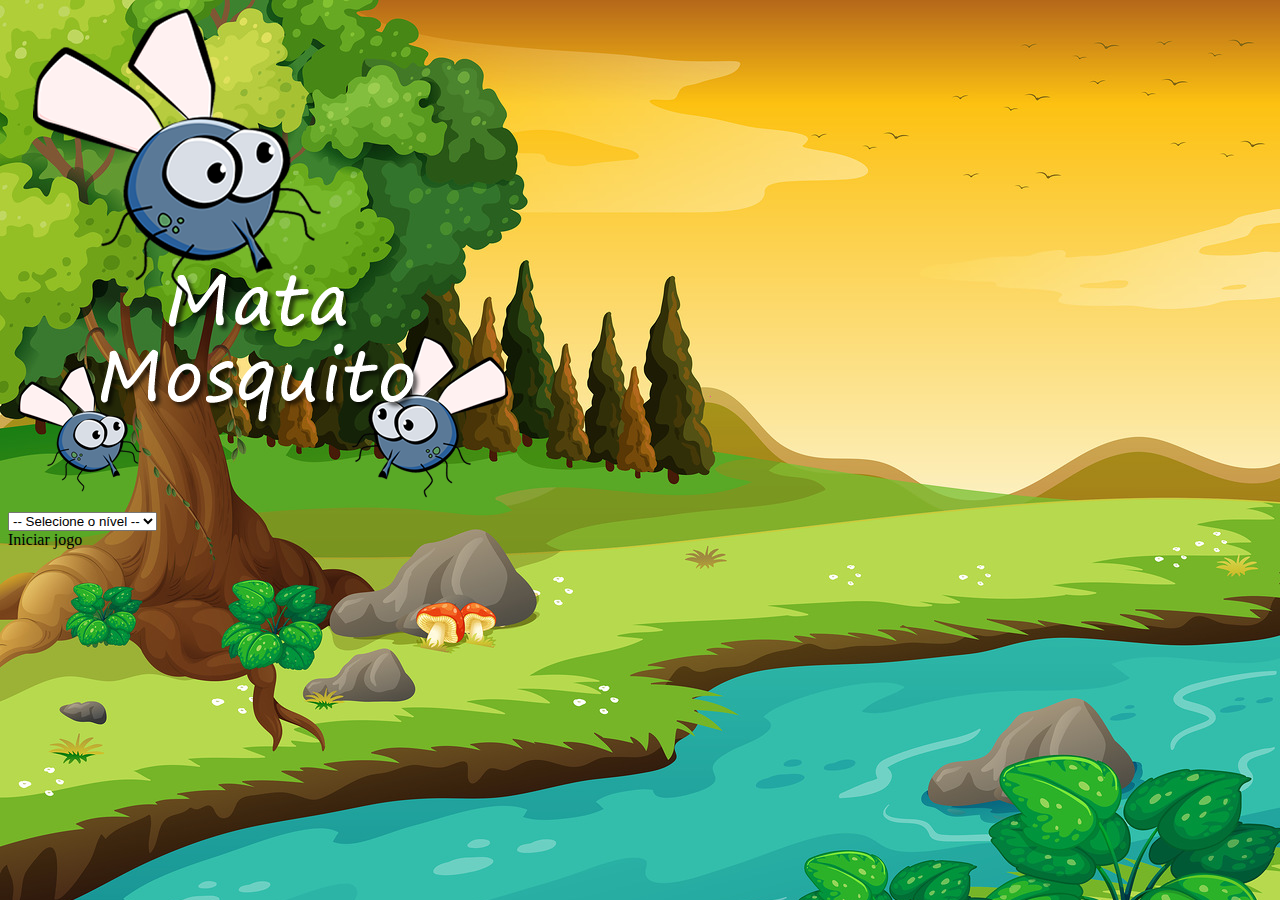
<file: index.html>
<!DOCTYPE html>
<html>
    <head>
        <link href="https://cdn.jsdelivr.net/npm/bootstrap@5.3.1/dist/css/bootstrap.min.css" rel="stylesheet" integrity="sha384-4bw+/aepP/YC94hEpVNVgiZdgIC5+VKNBQNGCHeKRQN+PtmoHDEXuppvnDJzQIu9" crossorigin="anonymous">
        <meta charset="UTF-8" />
        <link rel="stylesheet" href="estilo.css" />

        <script>
            function iniciarJogo() {
                var nivel = document.getElementById('nivel').value

                if(nivel === "") {
                    alert('Selecione um nível para o jogo')
                    return false
                }

                window.location.href = "app.html?" + nivel

            }
        </script>
    </head>
    <body>
        <div class="container">

            <div class="row">
                <div class="col">
                    <div class="d-flex justify-content-center">
                        <img src="imagens/game.png">
                    </div>
                </div>
            </div>

            <div class="row">
                <div class="col">
                    <div class="d-flex justify-content-center">
                        <div>
                          <select class="form-control" id="nivel">
                            <option value="">-- Selecione o nível --</option>
                            <option value="normal">Normal</option>
                            <option value="dificil">Difícil</option>    
                            <option value="chucknorris">Chuck Norris</option>
                          </select>
                        </div>
                    </div>
                </div>
            </div>

            <div class="row">
                <div class="col">
                    <div class="d-flex justify-content-center">
                         <buttom type="button" class="btn btn-danger btn-lg" onclick="iniciarJogo() = 'app.html' ">Iniciar jogo</buttom>
                    </div>
                </div>
            </div>

        </div>        
    </body>
</html>
</file>
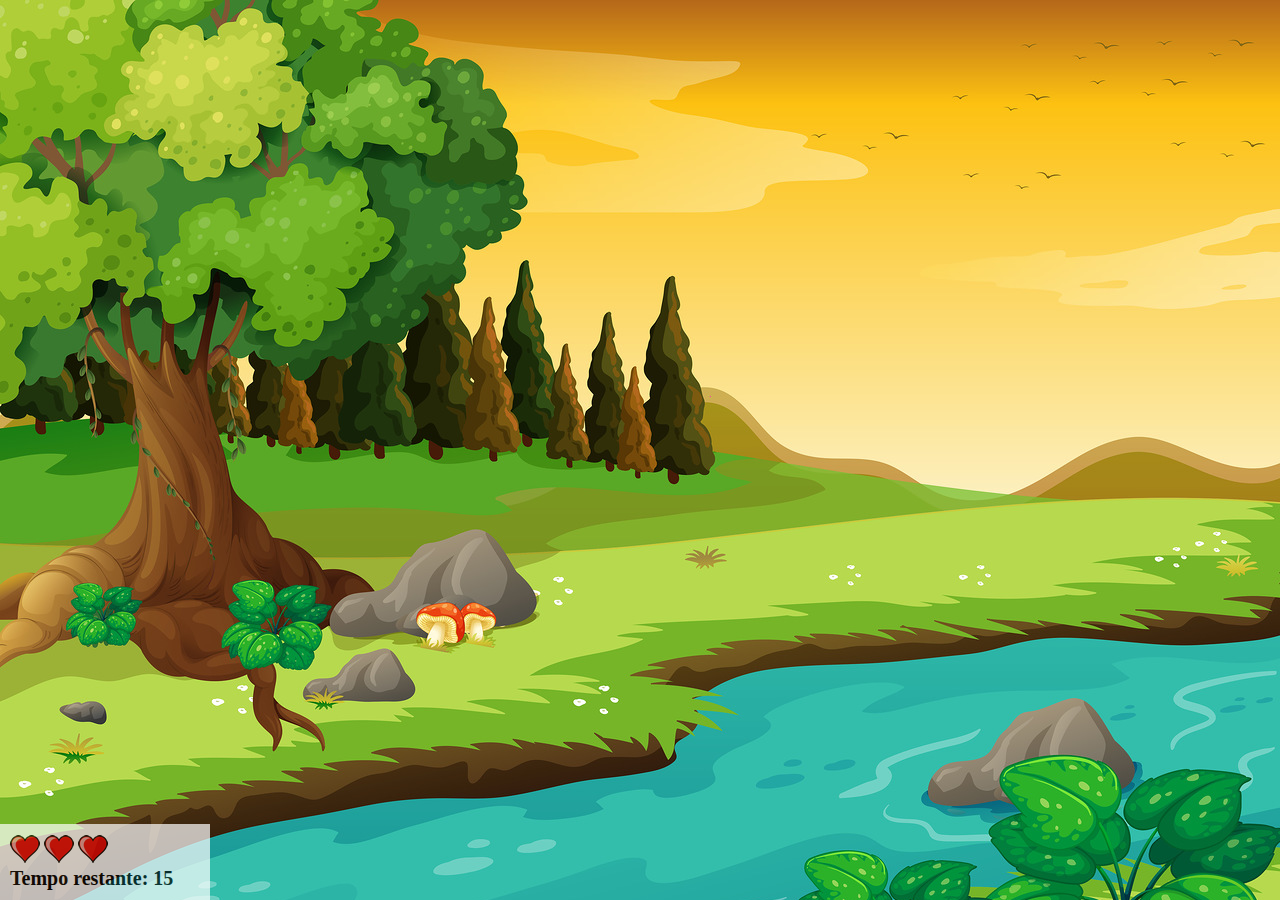
<file: app.html>
<!DOCTYPE html>
<html>
    <head>
        <title></title>
        <meta charset="UTF-8" />
        <link rel="stylesheet" href="estilo.css" />
        <script src="jogo.js"></script>
    </head>
    <body onresize="ajustaTamanhoPalcoJogo()">
        
        <div class="painel">
            <div class="vidas">
               <img id="v1" src="imagens/coracao_cheio.png" />
               <img id="v2" src="imagens/coracao_cheio.png" />
               <img id="v3" src="imagens/coracao_cheio.png" />
            </div>

            <div class="cronometro">Tempo restante: <span id="cronometro"></span></div>   
        </div>
        <script>
            document.getElementById('cronometro').innerHTML = tempo

            var criarMosca = setInterval(function() {
                posicaoRandomica() 
            }, criaMosquitoTempo)
        </script>
    </body>
</html>
</file>
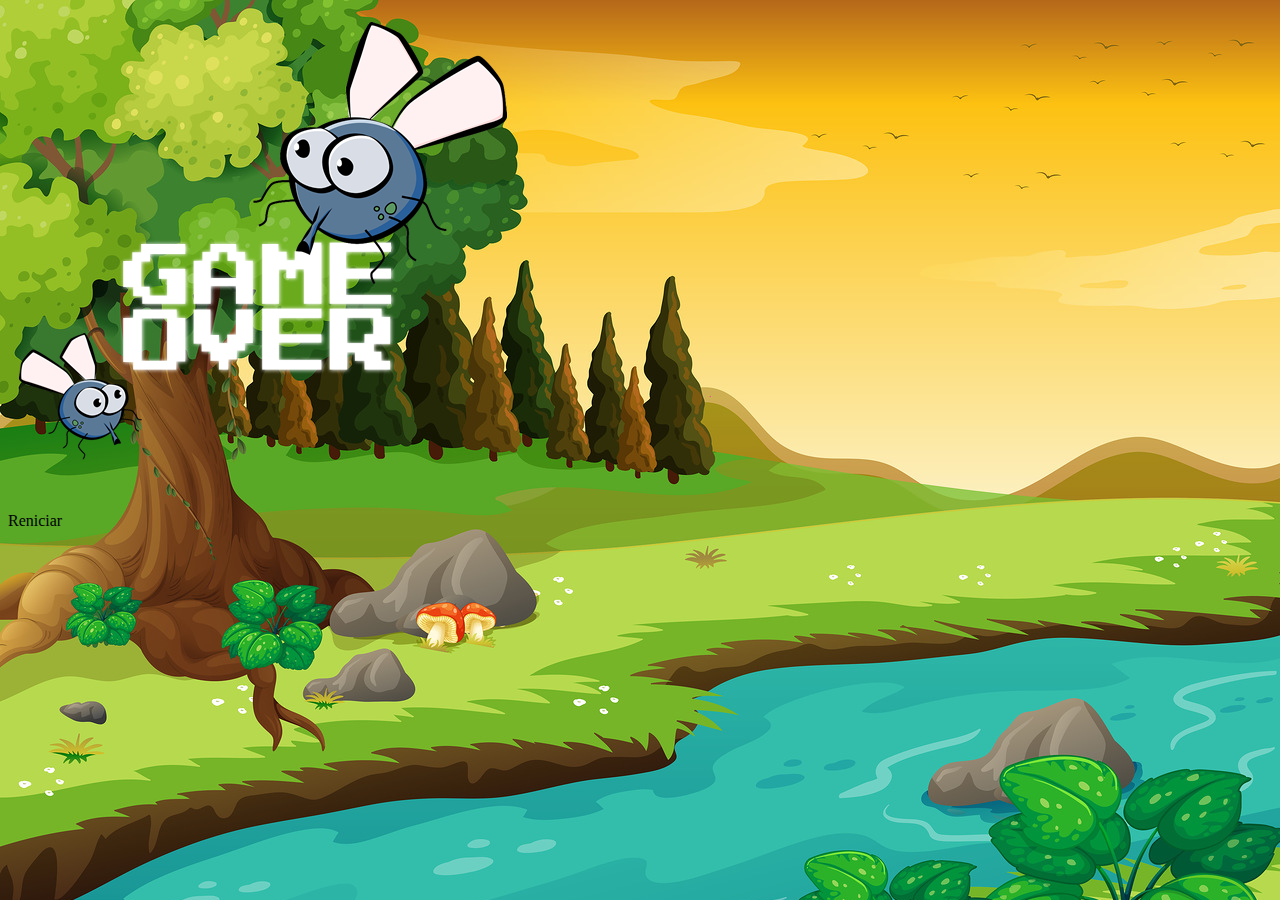
<file: fim_de_jogo.html>
<!DOCTYPE html>
<html>
    <head>
        <link href="https://cdn.jsdelivr.net/npm/bootstrap@5.3.1/dist/css/bootstrap.min.css" rel="stylesheet" integrity="sha384-4bw+/aepP/YC94hEpVNVgiZdgIC5+VKNBQNGCHeKRQN+PtmoHDEXuppvnDJzQIu9" crossorigin="anonymous">
        <meta charset="UTF-8" />
        <link rel="stylesheet" href="estilo.css" />
    </head>
    <body>
        <div class="container">

            <div class="row">
                <div class="col">
                    <div class="d-flex justify-content-center">
                        <img src="imagens/game_over.png">
                    </div>
                </div>
            </div>

            <div class="row">
                <div class="col">
                    <div class="d-flex justify-content-center">
                         <buttom type="button" class="btn btn-dark btn-lg" onclick="window.location.href = 'index.html' ">Reniciar</buttom>
                    </div>
                </div>
            </div>

        </div>        
    </body>
</html>
</file>
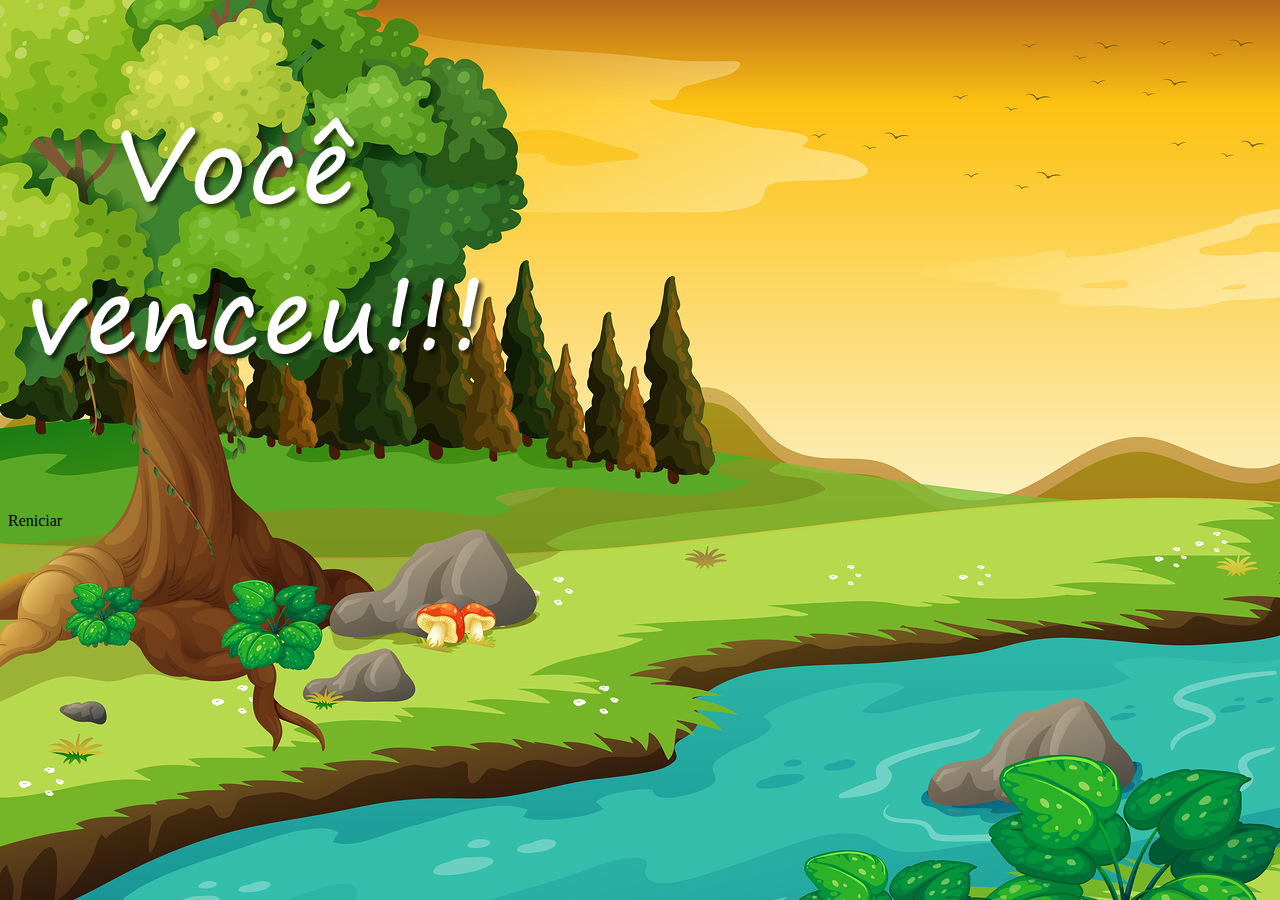
<file: vitoria.html>
<!DOCTYPE html>
<html>
    <head>
        <link href="https://cdn.jsdelivr.net/npm/bootstrap@5.3.1/dist/css/bootstrap.min.css" rel="stylesheet" integrity="sha384-4bw+/aepP/YC94hEpVNVgiZdgIC5+VKNBQNGCHeKRQN+PtmoHDEXuppvnDJzQIu9" crossorigin="anonymous">
        <meta charset="UTF-8" />
        <link rel="stylesheet" href="estilo.css" />
    </head>
    <body>
        <div class="container">

            <div class="row">
                <div class="col">
                    <div class="d-flex justify-content-center">
                        <img src="imagens/vitoria.png">
                    </div>
                </div>
            </div>

            <div class="row">
                <div class="col">
                    <div class="d-flex justify-content-center">
                         <buttom type="button" class="btn btn-dark btn-lg" onclick="window.location.href = 'index.html' ">Reniciar</buttom>
                    </div>
                </div>
            </div>

        </div>        
    </body>
</html>
</file>
<file: estilo.css>
html {
    cursor: url(imagens/mata_mosquito.png) 30 30, auto;
}

body {
    background-image: url(imagens/bg.jpg);
    background-repeat: no-repeat;
    background-size: 100%;
}

.mosquito1 {
    width: 50px;
    height: 50px;
}

.mosquito2 {
    width: 70px;
    height: 70px;
}

.mosquito3 {
    width: 90px;
    height: 90px;
}

.ladoA {
    transform: scaleX(1);
}

.ladoB {
    transform: scaleX(-1);
}

.painel {
    position: absolute;
    width: 190px;
    left: 0;
    padding: 10px;
    bottom: 0px;
    border-top: solid 1px #fff;
    background-color: #fff;
    opacity: 0.7;
}

.vidas {
    float: left;
}

.cronometro {
    float: left;
    font-size: 20px;
    font-weight: bold;
}
</file>
